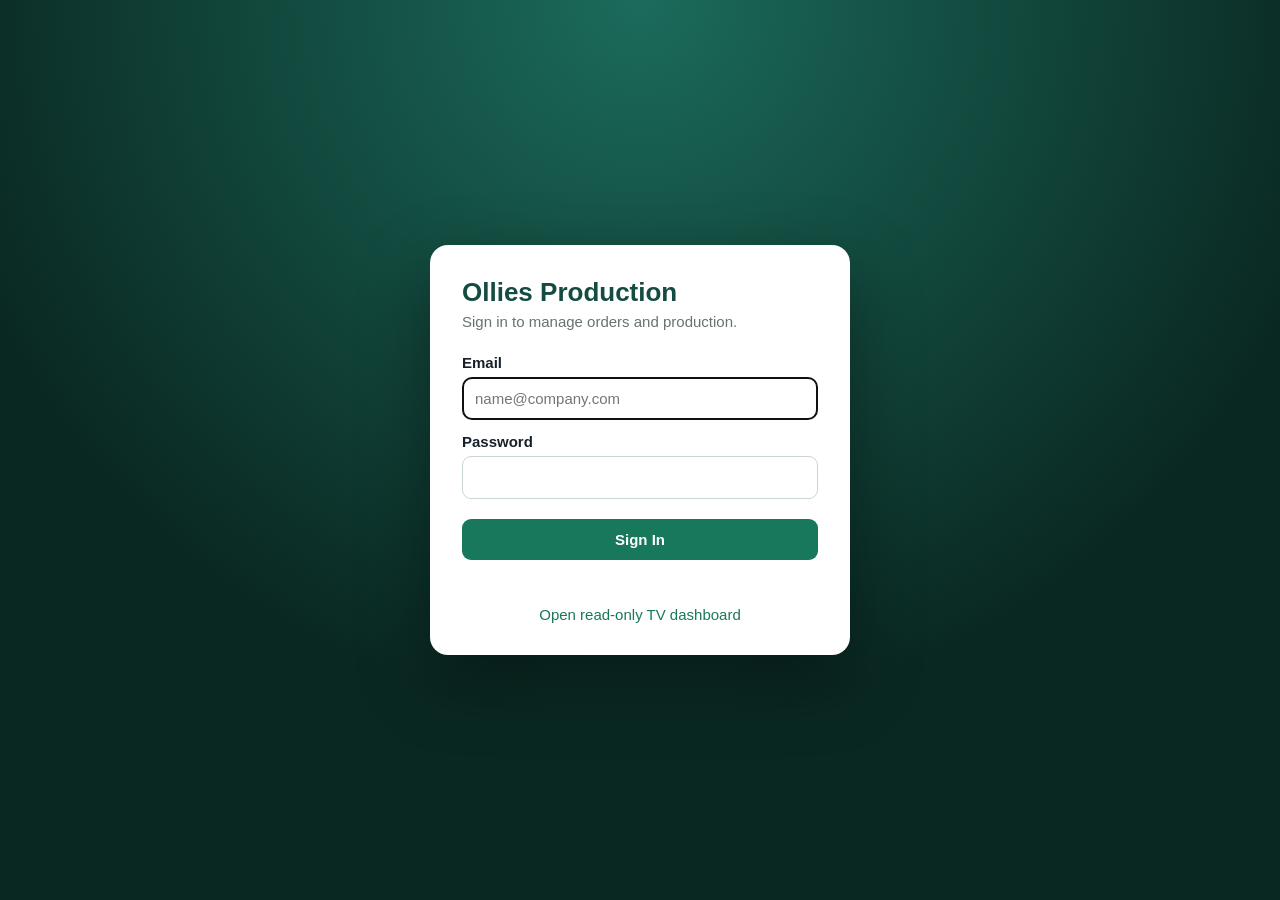
<file: login.html>
<!doctype html><html><head><meta charset="utf-8"><meta name="viewport" content="width=device-width,initial-scale=1"><title>Ollies Production Login</title><style>
*{box-sizing:border-box}body{margin:0;min-height:100vh;display:grid;place-items:center;background:radial-gradient(circle at top,#1b6b5b,#0a2822 65%);font:15px Segoe UI,Arial,sans-serif;color:#17202a}.box{width:min(420px,92vw);background:#fff;border-radius:18px;padding:32px;box-shadow:0 25px 70px #0006}h1{font-size:26px;margin:0 0 5px;color:#154c41}p{margin:0 0 24px;color:#67736f}label{display:block;font-weight:600;margin:13px 0 6px}input,button{width:100%;padding:12px;border-radius:9px;font:inherit}input{border:1px solid #cbd6d2}button{border:0;background:#18785b;color:#fff;font-weight:700;margin-top:20px;cursor:pointer}#error{min-height:20px;color:#b83440;margin-top:12px}.tv{display:block;text-align:center;margin-top:14px;color:#18785b;text-decoration:none}
</style></head><body><form class="box" id="loginForm"><h1>Ollies Production</h1><p>Sign in to manage orders and production.</p><label>Email</label><input name="email" type="email" autocomplete="username" placeholder="name@company.com" required autofocus><label>Password</label><input name="password" type="password" autocomplete="current-password" required><button>Sign In</button><div id="error"></div><a class="tv" href="/tv">Open read-only TV dashboard</a></form><script src="/app-runtime.js"></script><script>
loginForm.onsubmit=async e=>{e.preventDefault();error.textContent='';try{const r=await fetch('/api/login',{method:'POST',headers:{'Content-Type':'application/json'},body:JSON.stringify(Object.fromEntries(new FormData(e.target)))}),j=await r.json();if(!r.ok)throw Error(j.error||'Login failed');location.href=j.role==='team'?'/entry':'/'}catch(ex){error.textContent=ex.message}};
</script></body></html>
</file>
